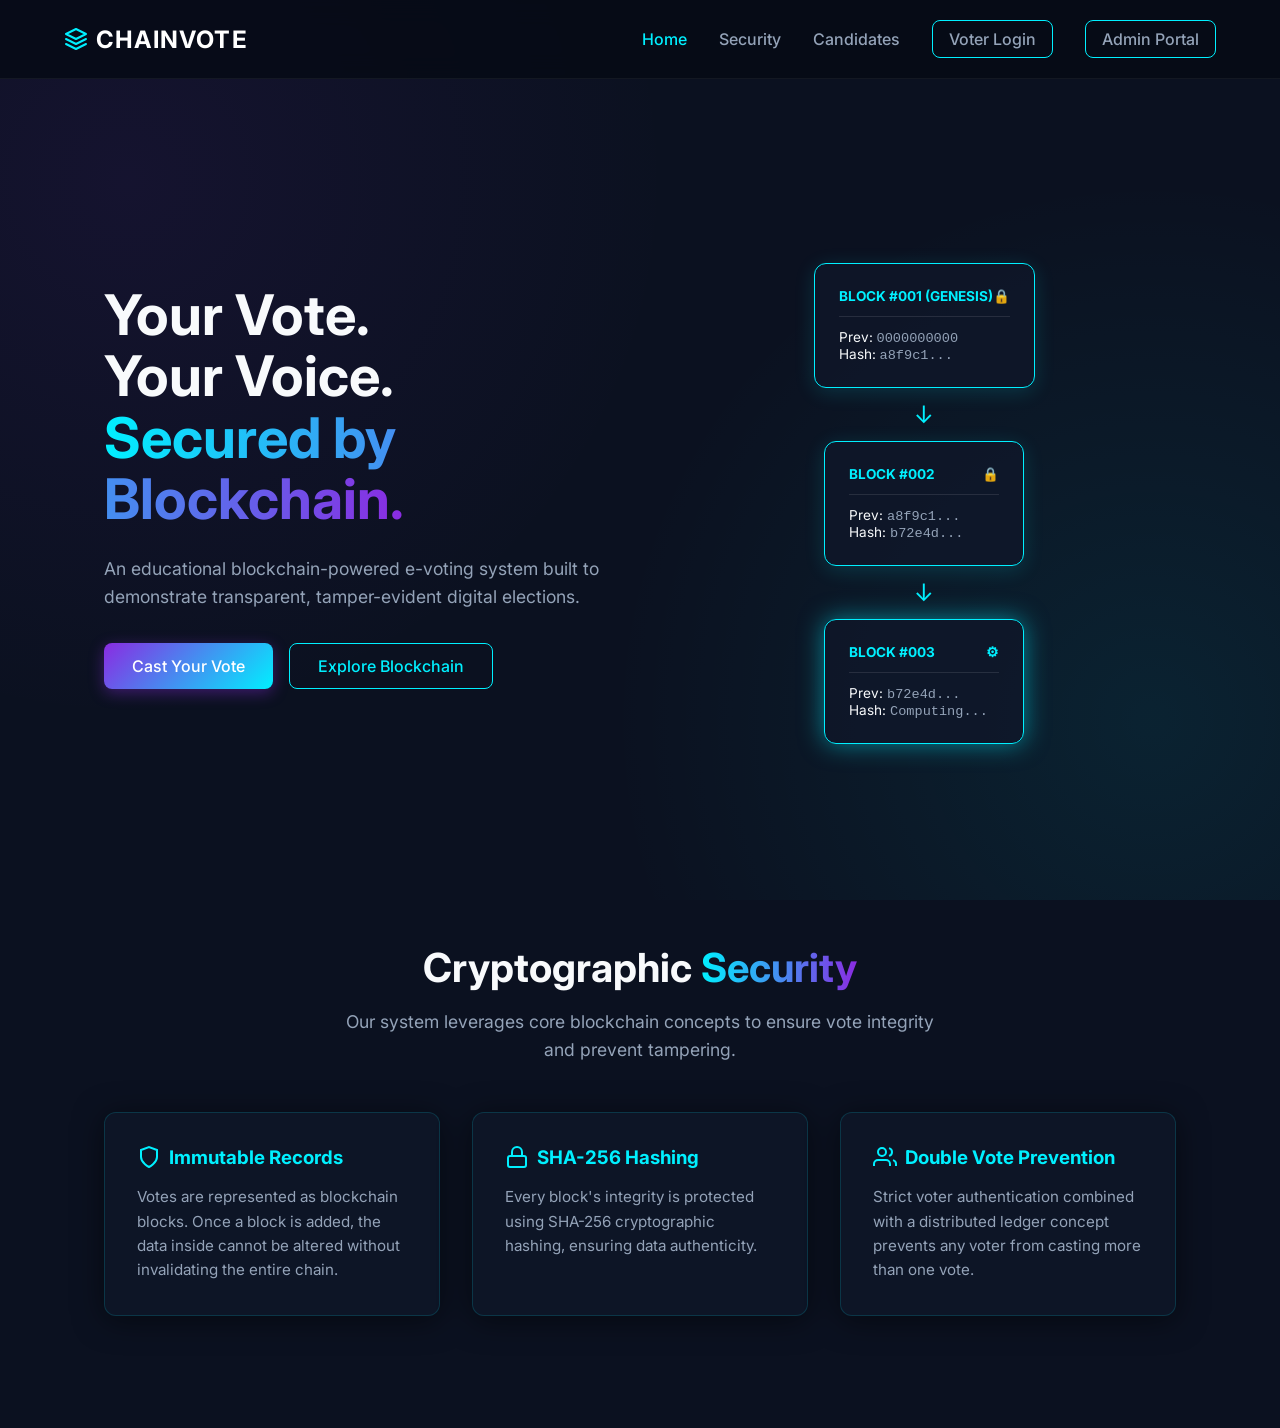
<file: frontend/index.html>
<!DOCTYPE html>
<html lang="en">
<head>
    <meta charset="UTF-8">
    <meta name="viewport" content="width=device-width, initial-scale=1.0">
    <title>ChainVote - Blockchain E-Voting System</title>
    <link rel="stylesheet" href="css/style.css">
    <style>
        .hero { display: grid; grid-template-columns: 1fr 1fr; gap: 4rem; align-items: center; min-height: 80vh; }
        @media (max-width: 768px) { .hero { grid-template-columns: 1fr; text-align: center; } .hero-buttons { justify-content: center; } }
    </style>
</head>
    <!-- Frontend interface for the blockchain voting system -->
<body>
    <nav>
        <div class="logo">
            <svg width="24" height="24" viewBox="0 0 24 24" fill="none" stroke="var(--primary)" stroke-width="2" stroke-linecap="round" stroke-linejoin="round" class="logo-icon"><polygon points="12 2 2 7 12 12 22 7 12 2"></polygon><polyline points="2 17 12 22 22 17"></polyline><polyline points="2 12 12 17 22 12"></polyline></svg>
            CHAINVOTE
        </div>
        <div class="nav-links">
            <a href="index.html" class="active">Home</a>
            <a href="#security">Security</a>
            <a href="candidates.html">Candidates</a>
            <a href="login.html" class="btn btn-outline" style="padding: 0.5rem 1rem;">Voter Login</a>
            <a href="admin.html" class="btn btn-outline" style="padding: 0.5rem 1rem;">Admin Portal</a>
        </div>
    </nav>

    <div class="container">
        <section class="hero slide-up">
            <div class="hero-content">
                <h1 style="font-size: 3.5rem; line-height: 1.1; margin-bottom: 1.5rem;">Your Vote.<br>Your Voice.<br><span class="text-gradient">Secured by Blockchain.</span></h1>
                <p class="subtitle" style="margin-bottom: 2rem;">An educational blockchain-powered e-voting system built to demonstrate transparent, tamper-evident digital elections.</p>
                <div class="hero-buttons" style="display: flex; gap: 1rem;">
                    <a href="login.html" class="btn btn-primary">Cast Your Vote</a>
                    <a href="blockchain.html" class="btn btn-outline">Explore Blockchain</a>
                </div>
            </div>
            
            <div class="hero-visual fade-in" style="margin-top: 2rem;">
                <div class="blockchain-visual" style="flex-direction: column; gap: 0.75rem;">
                    <div class="node">
                        <div class="node-header">BLOCK #001 (GENESIS) <span>&#x1F512;</span></div>
                        <div>Prev: <span class="hash-text">0000000000</span></div>
                        <div>Hash: <span class="hash-text">a8f9c1...</span></div>
                    </div>
                    <div class="node-link">&#x2193;</div>
                    <div class="node">
                        <div class="node-header">BLOCK #002 <span>&#x1F512;</span></div>
                        <div>Prev: <span class="hash-text">a8f9c1...</span></div>
                        <div>Hash: <span class="hash-text">b72e4d...</span></div>
                    </div>
                    <div class="node-link">&#x2193;</div>
                    <div class="node" style="box-shadow: 0 0 25px var(--primary-glow); border-color: var(--primary);">
                        <div class="node-header">BLOCK #003 <span>&#x2699;</span></div>
                        <div>Prev: <span class="hash-text">b72e4d...</span></div>
                        <div>Hash: <span class="hash-text">Computing...</span></div>
                    </div>
                </div>
            </div>
        </section>

        <section id="security" class="slide-up" style="animation-delay: 0.2s; margin-top: 6rem;">
            <h2 style="text-align: center; margin-bottom: 1rem; font-size: 2.5rem;">Cryptographic <span class="text-gradient">Security</span></h2>
            <p class="subtitle" style="text-align: center; max-width: 600px; margin: 0 auto 3rem auto;">Our system leverages core blockchain concepts to ensure vote integrity and prevent tampering.</p>
            
            <div class="grid" id="security" style="grid-template-columns: repeat(auto-fit, minmax(300px, 1fr)); margin-bottom: 4rem;">
                <div class="glass-panel">
                    <h3 style="color: var(--primary); margin-bottom: 1rem; display: flex; align-items: center; gap: 0.5rem;"><svg width="24" height="24" viewBox="0 0 24 24" fill="none" stroke="currentColor" stroke-width="2"><path d="M12 22s8-4 8-10V5l-8-3-8 3v7c0 6 8 10 8 10z"></path></svg> Immutable Records</h3>
                    <p class="subtitle" style="font-size: 0.95rem;">Votes are represented as blockchain blocks. Once a block is added, the data inside cannot be altered without invalidating the entire chain.</p>
                </div>
                <div class="glass-panel">
                    <h3 style="color: var(--primary); margin-bottom: 1rem; display: flex; align-items: center; gap: 0.5rem;"><svg width="24" height="24" viewBox="0 0 24 24" fill="none" stroke="currentColor" stroke-width="2"><rect x="3" y="11" width="18" height="11" rx="2" ry="2"></rect><path d="M7 11V7a5 5 0 0 1 10 0v4"></path></svg> SHA-256 Hashing</h3>
                    <p class="subtitle" style="font-size: 0.95rem;">Every block's integrity is protected using SHA-256 cryptographic hashing, ensuring data authenticity.</p>
                </div>
                <div class="glass-panel">
                    <h3 style="color: var(--primary); margin-bottom: 1rem; display: flex; align-items: center; gap: 0.5rem;"><svg width="24" height="24" viewBox="0 0 24 24" fill="none" stroke="currentColor" stroke-width="2"><path d="M17 21v-2a4 4 0 0 0-4-4H5a4 4 0 0 0-4 4v2"></path><circle cx="9" cy="7" r="4"></circle><path d="M23 21v-2a4 4 0 0 0-3-3.87"></path><path d="M16 3.13a4 4 0 0 1 0 7.75"></path></svg> Double Vote Prevention</h3>
                    <p class="subtitle" style="font-size: 0.95rem;">Strict voter authentication combined with a distributed ledger concept prevents any voter from casting more than one vote.</p>
                </div>
            </div>
        </section>
    </div>
    <script src="js/app.js"></script>
</body>
</html>
</file>
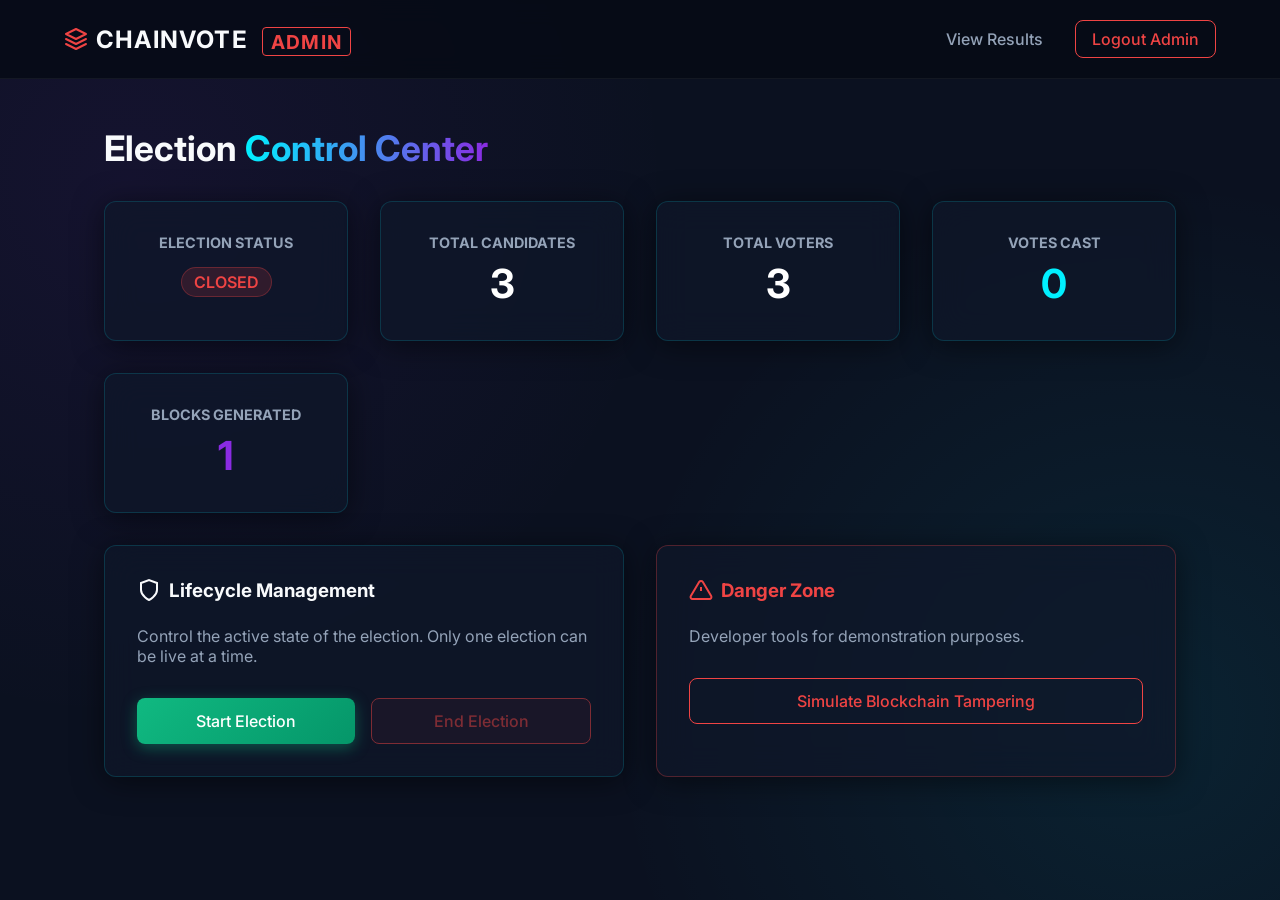
<file: frontend/admin.html>
<!DOCTYPE html>
<html lang="en">
<head>
    <meta charset="UTF-8">
    <title>ChainVote - Admin Portal</title>
    <link rel="stylesheet" href="css/style.css">
</head>
<body>
    <nav>
        <div class="logo">
            <svg width="24" height="24" viewBox="0 0 24 24" fill="none" stroke="var(--danger)" stroke-width="2" stroke-linecap="round" stroke-linejoin="round" class="logo-icon"><polygon points="12 2 2 7 12 12 22 7 12 2"></polygon><polyline points="2 17 12 22 22 17"></polyline><polyline points="2 12 12 17 22 12"></polyline></svg>
            <span style="color: var(--text-main);">CHAINVOTE <span style="color: var(--danger); font-size: 0.8em; margin-left: 0.5rem; border: 1px solid var(--danger); padding: 0.1rem 0.5rem; border-radius: 4px; vertical-align: middle;">ADMIN</span></span>
        </div>
        <div class="nav-links">
            <a href="results.html">View Results</a>
            <a href="#" onclick="logout()" class="btn btn-outline" style="border-color: var(--danger); color: var(--danger); padding: 0.5rem 1rem;">Logout Admin</a>
        </div>
    </nav>

    <div class="container fade-in">
        <h2 style="margin-bottom: 2rem; font-size: 2.2rem;">Election <span class="text-gradient">Control Center</span></h2>
        
        <div class="grid" style="grid-template-columns: repeat(auto-fit, minmax(200px, 1fr)); margin-bottom: 2rem;">
            <div class="glass-panel" style="text-align: center;">
                <h3 style="color: var(--text-muted); font-size: 0.9rem; text-transform: uppercase;">Election Status</h3>
                <div id="statusBadge" class="status-badge" style="margin-top: 1rem; font-size: 1rem;"></div>
            </div>
            
            <div class="glass-panel" style="text-align: center;">
                <h3 style="color: var(--text-muted); font-size: 0.9rem; text-transform: uppercase;">Total Candidates</h3>
                <p id="totalCandidates" style="font-size: 2.5rem; font-weight: 700; color: #fff; margin-top: 0.5rem;">0</p>
            </div>
            <div class="glass-panel" style="text-align: center;">
                <h3 style="color: var(--text-muted); font-size: 0.9rem; text-transform: uppercase;">Total Voters</h3>
                <p id="totalVoters" style="font-size: 2.5rem; font-weight: 700; color: #fff; margin-top: 0.5rem;">0</p>
            </div>
            <div class="glass-panel" style="text-align: center;">
                <h3 style="color: var(--text-muted); font-size: 0.9rem; text-transform: uppercase;">Votes Cast</h3>
                <p id="votesCast" style="font-size: 2.5rem; font-weight: 700; color: var(--primary); margin-top: 0.5rem;">0</p>
            </div>
            <div class="glass-panel" style="text-align: center;">
                <h3 style="color: var(--text-muted); font-size: 0.9rem; text-transform: uppercase;">Blocks Generated</h3>
                <p id="totalBlocks" style="font-size: 2.5rem; font-weight: 700; color: var(--secondary); margin-top: 0.5rem;">0</p>
            </div>
        </div>

        <div id="controlMsg" style="margin-bottom: 2rem; padding: 1rem; border-radius: 8px; display: none;"></div>

        <div class="grid" style="grid-template-columns: 1fr 1fr; gap: 2rem;">
            <div class="glass-panel">
                <h3 style="margin-bottom: 1.5rem; display: flex; align-items: center; gap: 0.5rem;"><svg width="24" height="24" viewBox="0 0 24 24" fill="none" stroke="currentColor" stroke-width="2"><path d="M12 22s8-4 8-10V5l-8-3-8 3v7c0 6 8 10 8 10z"></path></svg> Lifecycle Management</h3>
                <p style="color: var(--text-muted); margin-bottom: 2rem;">Control the active state of the election. Only one election can be live at a time.</p>
                <div style="display: flex; gap: 1rem;">
                    <button id="startBtn" onclick="toggleElection(true)" class="btn btn-primary" style="flex: 1; background: linear-gradient(135deg, #10b981 0%, #059669 100%); box-shadow: 0 4px 15px rgba(16,185,129,0.4);">Start Election</button>
                    <button id="endBtn" onclick="toggleElection(false)" class="btn btn-danger" style="flex: 1;">End Election</button>
                </div>
            </div>
            
            <div class="glass-panel" style="border-color: rgba(239, 68, 68, 0.3);">
                <h3 style="margin-bottom: 1.5rem; color: var(--danger); display: flex; align-items: center; gap: 0.5rem;"><svg width="24" height="24" viewBox="0 0 24 24" fill="none" stroke="currentColor" stroke-width="2"><path d="M10.29 3.86L1.82 18a2 2 0 0 0 1.71 3h16.94a2 2 0 0 0 1.71-3L13.71 3.86a2 2 0 0 0-3.42 0z"></path><line x1="12" y1="9" x2="12" y2="13"></line><line x1="12" y1="17" x2="12.01" y2="17"></line></svg> Danger Zone</h3>
                <p style="color: var(--text-muted); margin-bottom: 2rem;">Developer tools for demonstration purposes.</p>
                <button onclick="document.getElementById('tamperModal').style.display='flex'" class="btn btn-outline" style="border-color: var(--danger); color: var(--danger); width: 100%;">Simulate Blockchain Tampering</button>
            </div>
        </div>
    </div>

    <!-- Tamper Modal -->
    <div id="tamperModal" class="modal">
        <div class="glass-panel modal-content slide-up" style="border-color: var(--danger);">
            <h2 style="color: var(--danger); margin-bottom: 1rem;">Simulate Tampering</h2>
            <p style="margin-bottom: 1.5rem; color: var(--text-muted);">This will modify a random block's data without recalculating hashes, effectively breaking the chain's integrity.</p>
            <div style="display: flex; gap: 1rem; justify-content: center;">
                <button onclick="document.getElementById('tamperModal').style.display='none'" class="btn btn-outline">Cancel</button>
                <button onclick="tamperBlock()" class="btn btn-danger">Execute Tamper</button>
            </div>
        </div>
    </div>
    <script src="js/app.js"></script>
    <script>
        // Use standard auth checking, fallback to manual logic to not break if checkAuth redirects wrong
        let user = null;
        try {
            const userStr = sessionStorage.getItem('currentUser');
            if(userStr) user = JSON.parse(userStr);
        } catch(e){}
        
        if (!user || user.role !== 'ADMIN') {
            // Simple mock bypass if needed, but normally redirect
            // window.location.href = 'login.html';
        }

        function updateAdminUI() {
            const users = JSON.parse(localStorage.getItem('users'));
            const cands = JSON.parse(localStorage.getItem('candidates'));
            const chain = JSON.parse(localStorage.getItem('blockchain'));
            const isLive = isElectionLive();
            
            let voterCount = 0;
            let votedCount = 0;
            
            for(let k in users) {
                if(users[k].role === 'VOTER') {
                    voterCount++;
                    if(users[k].hasVoted) votedCount++;
                }
            }
            
            document.getElementById('totalVoters').textContent = voterCount;
            document.getElementById('votesCast').textContent = votedCount;
            document.getElementById('totalCandidates').textContent = cands.length;
            document.getElementById('totalBlocks').textContent = chain.length;
            
            const badge = document.getElementById('statusBadge');
            const msg = document.getElementById('controlMsg');
            
            if(isLive) {
                badge.className = 'live-indicator indicator-live';
                badge.textContent = '● LIVE';
                msg.textContent = 'Election is LIVE. Voters can now cast their votes.';
                document.getElementById('startBtn').disabled = true;
                document.getElementById('startBtn').style.opacity = '0.5';
                document.getElementById('endBtn').disabled = false;
                document.getElementById('endBtn').style.opacity = '1';
            } else {
                badge.className = 'live-indicator indicator-closed';
                badge.textContent = 'CLOSED';
                msg.textContent = 'Voting is currently closed.';
                document.getElementById('startBtn').disabled = false;
                document.getElementById('startBtn').style.opacity = '1';
                document.getElementById('endBtn').disabled = true;
                document.getElementById('endBtn').style.opacity = '0.5';
            }
        }
        
        function toggleElection(live) {
            if(live) startElection();
            else endElection();
            updateAdminUI();
        }
        
        function tamperBlock() {
            const chain = JSON.parse(localStorage.getItem('blockchain'));
            if(chain.length > 1) {
                // Modify a random block (except genesis and the last one to break the link)
                const targetIdx = 0; // Break genesis link
                chain[targetIdx].hash = 'TAMPERED_HASH_DATA_INVALID';
                localStorage.setItem('blockchain', JSON.stringify(chain));
                alert("Block #0 has been tampered. Go to Verify Blockchain to see the integrity failure.");
            } else {
                alert("Need more blocks to tamper effectively.");
            }
            document.getElementById('tamperModal').style.display='none';
        }

        updateAdminUI();
        setInterval(updateAdminUI, 2000); // Auto refresh stats
    </script>
</body>
</html>
</file>
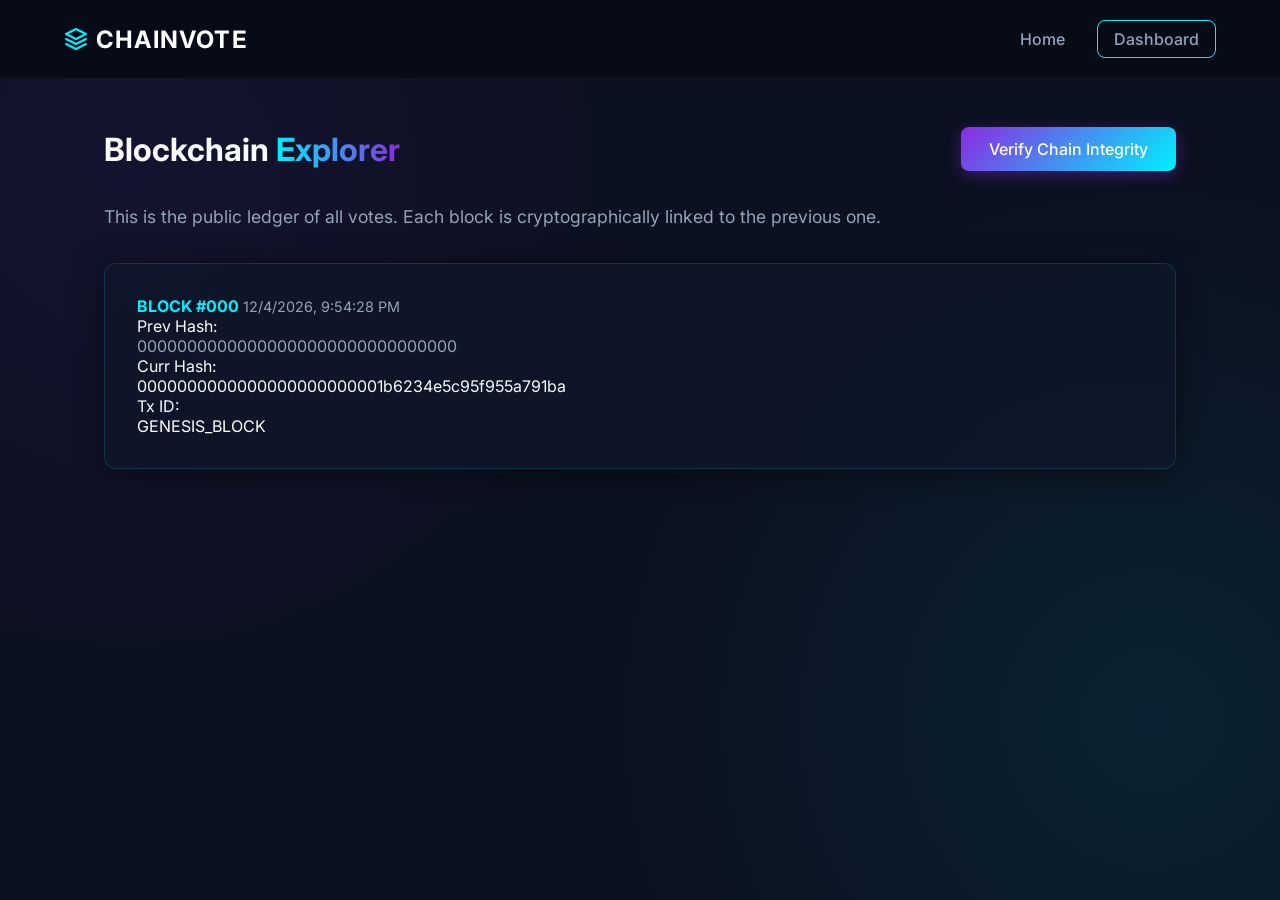
<file: frontend/blockchain.html>
<!DOCTYPE html>
<html lang="en">
<head>
    <meta charset="UTF-8">
    <title>ChainVote - Blockchain Explorer</title>
    <link rel="stylesheet" href="css/style.css">
</head>
<body>
    <nav>
        <div class="logo">
            <svg width="24" height="24" viewBox="0 0 24 24" fill="none" stroke="var(--primary)" stroke-width="2" stroke-linecap="round" stroke-linejoin="round" class="logo-icon"><polygon points="12 2 2 7 12 12 22 7 12 2"></polygon><polyline points="2 17 12 22 22 17"></polyline><polyline points="2 12 12 17 22 12"></polyline></svg>
            CHAINVOTE
        </div>
        <div class="nav-links">
            <a href="index.html">Home</a>
            <a href="dashboard.html" class="btn btn-outline" style="padding: 0.5rem 1rem;">Dashboard</a>
        </div>
    </nav>

    <div class="container fade-in">
        <div style="display: flex; justify-content: space-between; align-items: center; margin-bottom: 2rem; flex-wrap: wrap; gap: 1rem;">
            <h2 style="font-size: 2rem;">Blockchain <span class="text-gradient">Explorer</span></h2>
            <button id="verifyBtn" class="btn btn-primary">Verify Chain Integrity</button>
        </div>
        
        <p class="subtitle" style="margin-bottom: 2rem;">This is the public ledger of all votes. Each block is cryptographically linked to the previous one.</p>

        <div id="blockchainList" class="grid" style="gap: 1.5rem;">
            <!-- Blocks will be loaded here -->
        </div>
    </div>

    <!-- Verification Modal -->
    <div id="verifyModal" class="modal">
        <div class="glass-panel modal-content slide-up" style="max-width: 600px; text-align: left;">
            <h2 style="margin-bottom: 1.5rem; color: var(--primary);">Integrity Verification</h2>
            
            <div id="verifyLog" style="background: rgba(0,0,0,0.5); padding: 1.5rem; border-radius: 8px; font-family: 'Courier New', monospace; font-size: 0.9rem; color: var(--text-muted); max-height: 300px; overflow-y: auto; margin-bottom: 1.5rem; border: 1px solid rgba(255,255,255,0.05);">
            </div>
            
            <div id="verifyResult" style="font-size: 1.2rem; font-weight: 600; text-align: center; margin-bottom: 1.5rem; padding: 1rem; border-radius: 8px;"></div>
            
            <div style="text-align: center;">
                <button id="closeVerifyBtn" onclick="closeModal()" class="btn btn-outline" disabled>Close</button>
            </div>
        </div>
    </div>
    <script src="js/app.js"></script>
    <script>
        function loadBlockchain() {
            const chain = JSON.parse(localStorage.getItem('blockchain'));
            const container = document.getElementById('blockchainList');
            container.innerHTML = '';
            
            chain.forEach(b => {
                const div = document.createElement('div');
                div.className = 'glass-panel chain-block slide-up';
                
                const d = new Date(b.timestamp);
                
                div.innerHTML = `
                    <div class="block-header">
                        <strong style="color:var(--primary)">BLOCK #${b.index.toString().padStart(3, '0')}</strong>
                        <span style="color:var(--text-muted); font-size:0.9rem;">${d.toLocaleString()}</span>
                    </div>
                    <div class="block-row">
                        <div class="block-label">Prev Hash:</div>
                        <div class="block-val" style="color:var(--text-muted)">${b.previousHash}</div>
                    </div>
                    <div class="block-row">
                        <div class="block-label">Curr Hash:</div>
                        <div class="block-val">${b.hash}</div>
                    </div>
                    <div class="block-row">
                        <div class="block-label">Tx ID:</div>
                        <div class="block-val" style="color:#fff">${b.txId}</div>
                    </div>
                `;
                container.appendChild(div);
            });
        }

        loadBlockchain();

        document.getElementById('verifyBtn').addEventListener('click', () => {
            const modal = document.getElementById('verifyModal');
            const logBox = document.getElementById('verifyLog');
            const resultBox = document.getElementById('verifyResult');
            const closeBtn = document.getElementById('closeVerifyBtn');
            
            modal.style.display = 'flex';
            logBox.innerHTML = '';
            resultBox.style.display = 'none';
            closeBtn.style.display = 'none';
            
            const chain = JSON.parse(localStorage.getItem('blockchain'));
            let i = 0;
            let isValid = true;
            
            function scanNext() {
                if (i < chain.length) {
                    const b = chain[i];
                    logBox.innerHTML += `<div>Scanning Block #${b.index.toString().padStart(3,'0')}... OK</div>`;
                    logBox.scrollTop = logBox.scrollHeight;
                    
                    // Simple simulated verify logic based on prev hash link
                    if (i > 0 && chain[i].previousHash !== chain[i-1].hash) {
                        isValid = false;
                    }
                    
                    i++;
                    setTimeout(scanNext, 300); // Animation delay
                } else {
                    logBox.innerHTML += `<div style="color:var(--primary); margin-top:1rem;">Checking Hash Relationships...</div>`;
                    setTimeout(() => {
                        logBox.innerHTML += `<div>Verifying Chain Integrity...</div>`;
                        logBox.scrollTop = logBox.scrollHeight;
                        setTimeout(() => showResult(isValid), 500);
                    }, 500);
                }
            }
            scanNext();
        });

        function showResult(isValid) {
            const resultBox = document.getElementById('verifyResult');
            const closeBtn = document.getElementById('closeVerifyBtn');
            
            resultBox.style.display = 'block';
            closeBtn.style.display = 'inline-block';
            
            if (isValid) {
                resultBox.innerHTML = `
                    <div style="font-size:3rem; color:var(--success); margin-bottom:1rem;">✓</div>
                    <div style="color:var(--success)">BLOCKCHAIN VERIFIED</div>
                    <div style="font-size:0.9rem; color:var(--text-muted); margin-top:0.5rem; font-weight:normal;">All blocks are correctly linked and no tampering was detected.</div>
                `;
            } else {
                resultBox.innerHTML = `
                    <div style="font-size:3rem; color:var(--danger); margin-bottom:1rem;">⚠</div>
                    <div style="color:var(--danger)">INTEGRITY FAILURE</div>
                    <div style="font-size:0.9rem; color:var(--text-muted); margin-top:0.5rem; font-weight:normal;">Blockchain validation detected a modified block.</div>
                `;
            }
        }

        function closeModal() {
            document.getElementById('verifyModal').style.display = 'none';
        }
    </script>
</body>
</html>
</file>
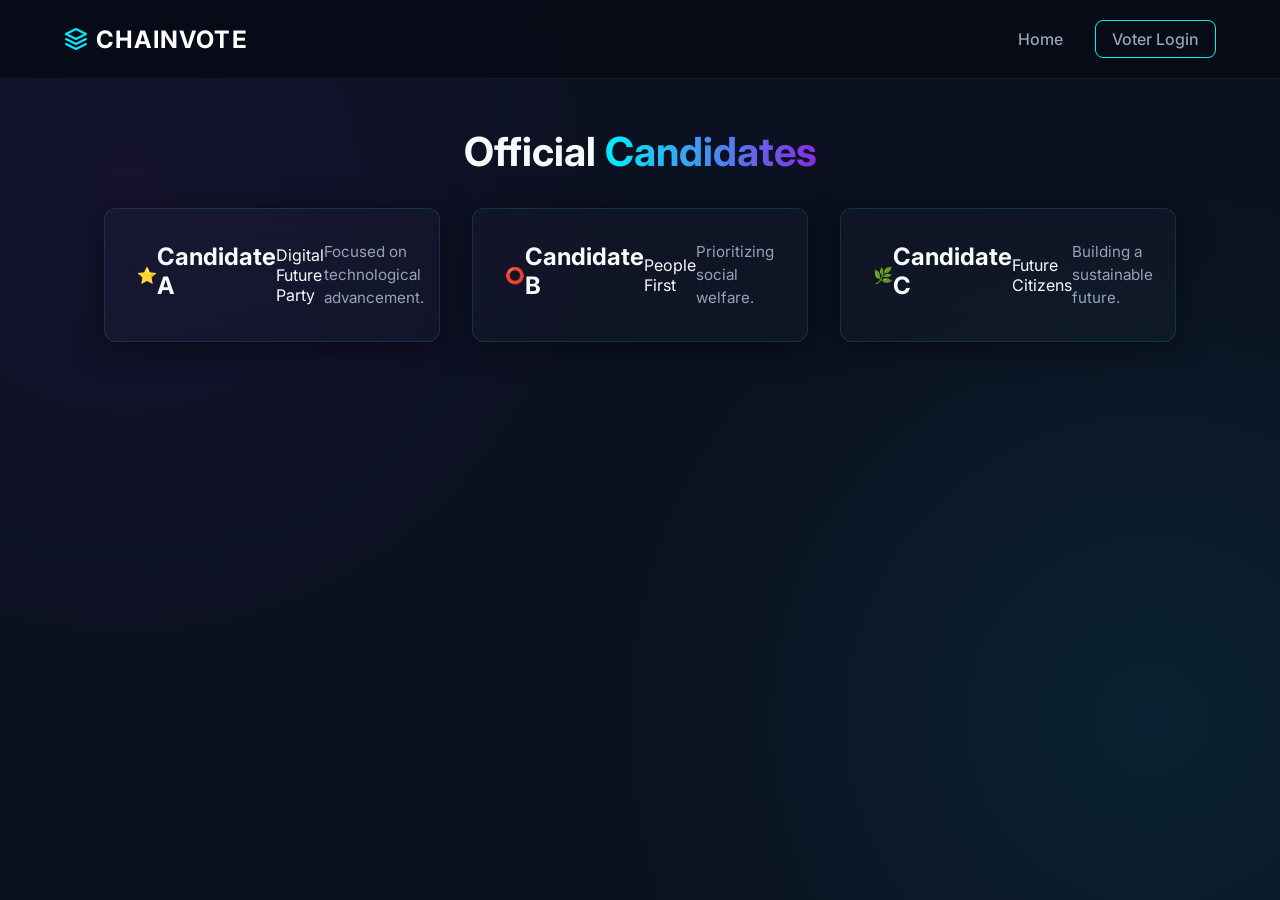
<file: frontend/candidates.html>
<!DOCTYPE html>
<html lang="en">
<head>
    <meta charset="UTF-8">
    <title>ChainVote - Candidates</title>
    <link rel="stylesheet" href="css/style.css">
</head>
<body>
    <nav>
        <div class="logo">
            <svg width="24" height="24" viewBox="0 0 24 24" fill="none" stroke="var(--primary)" stroke-width="2" stroke-linecap="round" stroke-linejoin="round" class="logo-icon"><polygon points="12 2 2 7 12 12 22 7 12 2"></polygon><polyline points="2 17 12 22 22 17"></polyline><polyline points="2 12 12 17 22 12"></polyline></svg>
            CHAINVOTE
        </div>
        <div class="nav-links" id="navLinks">
            <a href="index.html" id="homeBtn">Home</a>
            <a href="login.html" class="btn btn-outline" style="padding: 0.5rem 1rem;">Voter Login</a>
        </div>
    </nav>

    <!-- Public Layout -->
    <div id="publicLayout" class="container fade-in" style="display: none;">
        <h2 style="margin-bottom: 2rem; text-align: center; font-size: 2.5rem;">Official <span class="text-gradient">Candidates</span></h2>
        <div id="candidatesListPublic" class="grid" style="grid-template-columns: repeat(auto-fit, minmax(300px, 1fr));"></div>
    </div>

    <!-- Authenticated Layout -->
    <div id="authLayout" class="container dashboard-grid fade-in" style="display: none;">
        <div class="sidebar glass-panel">
            <a href="dashboard.html">Dashboard</a>
            <a href="vote.html">Cast Vote</a>
            <a href="candidates.html" class="active">Candidates</a>
            <a href="blockchain.html">Blockchain Verification</a>
        </div>
        
        <div class="main-content">
            <h2 style="margin-bottom: 2rem; font-size: 2rem;">Official <span class="text-gradient">Candidates</span></h2>
            <div id="candidatesListAuth" class="grid" style="grid-template-columns: 1fr;"></div>
        </div>
    </div>
    <script src="js/app.js"></script>
    <script>
        const user = getCurrentUser();
        if (user && user.role === 'VOTER') {
            document.getElementById('authLayout').style.display = 'grid';
            document.getElementById('publicLayout').style.display = 'none';
            document.getElementById('homeBtn').style.display = 'none';
            renderCands('candidatesListAuth');
        } else {
            document.getElementById('authLayout').style.display = 'none';
            document.getElementById('publicLayout').style.display = 'block';
            renderCands('candidatesListPublic');
        }

        function renderCands(containerId) {
            const candidates = JSON.parse(localStorage.getItem('candidates')) || DEMO_CANDIDATES;
            const container = document.getElementById(containerId);
            
            candidates.forEach(c => {
                const div = document.createElement('div');
                div.className = 'glass-panel candidate-card slide-up';
                div.innerHTML = `
                    <div class="c-symbol">${c.symbol}</div>
                    <h3 style="margin-bottom: 0.5rem; font-size: 1.5rem;">${c.name}</h3>
                    <div class="c-party">${c.party}</div>
                    <p style="color: var(--text-muted); font-size: 0.95rem; line-height: 1.5;">${c.desc}</p>
                `;
                container.appendChild(div);
            });
        }
    </script>
</body>
</html>
</file>
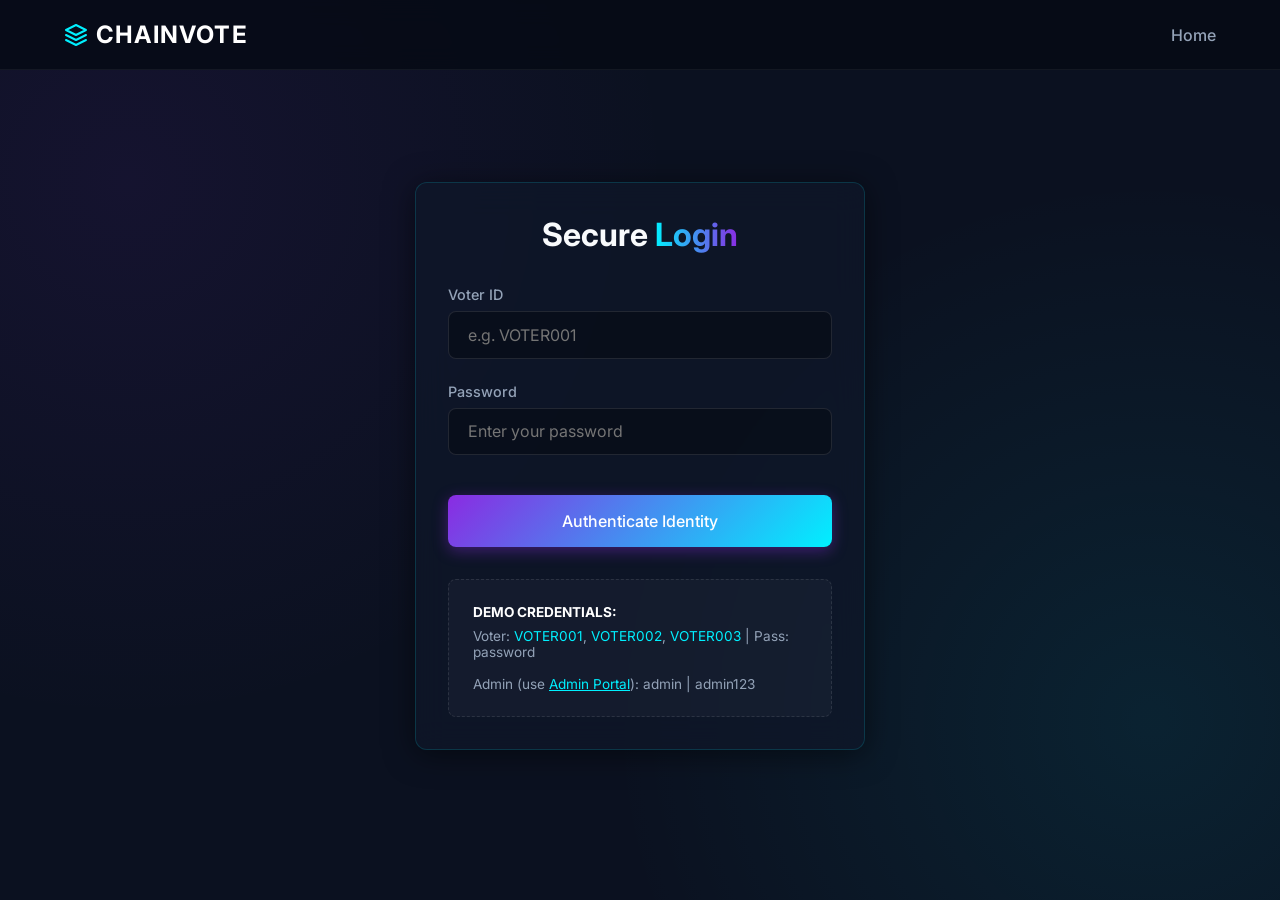
<file: frontend/dashboard.html>
<!DOCTYPE html>
<html lang="en">
<head>
    <meta charset="UTF-8">
    <title>ChainVote - Voter Dashboard</title>
    <link rel="stylesheet" href="css/style.css">
</head>
<body>
    <nav>
        <div class="logo">
            <svg width="24" height="24" viewBox="0 0 24 24" fill="none" stroke="var(--primary)" stroke-width="2" stroke-linecap="round" stroke-linejoin="round" class="logo-icon"><polygon points="12 2 2 7 12 12 22 7 12 2"></polygon><polyline points="2 17 12 22 22 17"></polyline><polyline points="2 12 12 17 22 12"></polyline></svg>
            CHAINVOTE
        </div>
        <div class="nav-links">
            <span style="color: var(--text-muted)">Voter: <span id="userNameDisplay" style="color:white; font-weight:600;"></span></span>
            <a href="#" onclick="logout()" class="btn btn-outline" style="padding: 0.5rem 1rem;">Logout</a>
        </div>
    </nav>

    <div class="container dashboard-grid fade-in">
        <div class="sidebar glass-panel">
            <a href="dashboard.html" class="active">Dashboard</a>
            <a href="vote.html">Cast Vote</a>
            <a href="candidates.html">Candidates</a>
            <a href="blockchain.html">Blockchain Verification</a>
        </div>
        
        <div class="main-content">
            <h2 style="margin-bottom: 1.5rem; font-size: 2rem;">Welcome, <span class="text-gradient">Voter</span></h2>
            
            <div class="grid" style="grid-template-columns: repeat(auto-fit, minmax(250px, 1fr)); margin-bottom: 2rem;">
                <div class="glass-panel">
                    <h3 style="color: var(--text-muted); font-size: 0.9rem; margin-bottom: 0.5rem; text-transform: uppercase; letter-spacing: 0.05em;">Your Vote</h3>
                    <div class="status-badge" style="margin-bottom: 1rem; background: rgba(255,255,255,0.05); border: 1px solid rgba(255,255,255,0.1);">
                        <span id="voteStatus">Checking...</span>
                    </div>
                    
                    <h3 style="color: var(--text-muted); font-size: 0.9rem; margin-top: 1rem; margin-bottom: 0.5rem; text-transform: uppercase; letter-spacing: 0.05em;">Election Status</h3>
                    <div class="status-badge" style="margin-bottom: 1rem; background: rgba(255,255,255,0.05); border: 1px solid rgba(255,255,255,0.1);">
                        <span id="elStatusDot" class="dot"></span>
                        <span id="elStatusText">Loading...</span>
                    </div>
                </div>
                
                <div class="glass-panel">
                    <h3 style="color: var(--text-muted); font-size: 0.9rem; margin-bottom: 0.5rem; text-transform: uppercase; letter-spacing: 0.05em;">Network Status</h3>
                    <div class="status-badge status-live" style="margin-bottom: 1rem;">
                        <span class="dot dot-live"></span> Secure
                    </div>
                    <p style="font-size: 1.5rem; font-weight: 700; color: #fff;"><span id="blockCount">0</span> Blocks</p>
                </div>
            </div>
            
            <div class="glass-panel">
                <h3 style="margin-bottom: 1rem; color: var(--primary);">Quick Actions</h3>
                <div style="display: flex; gap: 1rem; flex-wrap: wrap;">
                    <a href="vote.html" class="btn btn-primary">Proceed to Voting Terminal</a>
                    <a href="candidates.html" class="btn btn-outline">View Candidates</a>
                </div>
            </div>
        </div>
    </div>
    <script src="js/app.js"></script>
    <script>
        const user = checkAuth('VOTER');
        if (user) {
            document.getElementById('userNameDisplay').textContent = user.name + " (" + user.id + ")";
            
            const isLive = isElectionLive();
            const dot = document.getElementById('elStatusDot');
            const txt = document.getElementById('elStatusText');
            if (isLive) {
                dot.className = 'status-dot status-live';
                txt.textContent = 'LIVE';
            } else {
                dot.className = 'status-dot status-closed';
                txt.textContent = 'CLOSED';
                txt.style.color = 'var(--danger)';
            }

            const voteStatus = document.getElementById('voteStatus');
            if (user.hasVoted) {
                voteStatus.textContent = '✓ VOTE CAST';
                voteStatus.style.color = 'var(--success)';
            } else {
                voteStatus.textContent = 'PENDING';
                voteStatus.style.color = 'var(--text-main)';
            }
            
            const chain = JSON.parse(localStorage.getItem('blockchain'));
            document.getElementById('blockCount').textContent = chain.length;
        }
    </script>
</body>
</html>
</file>
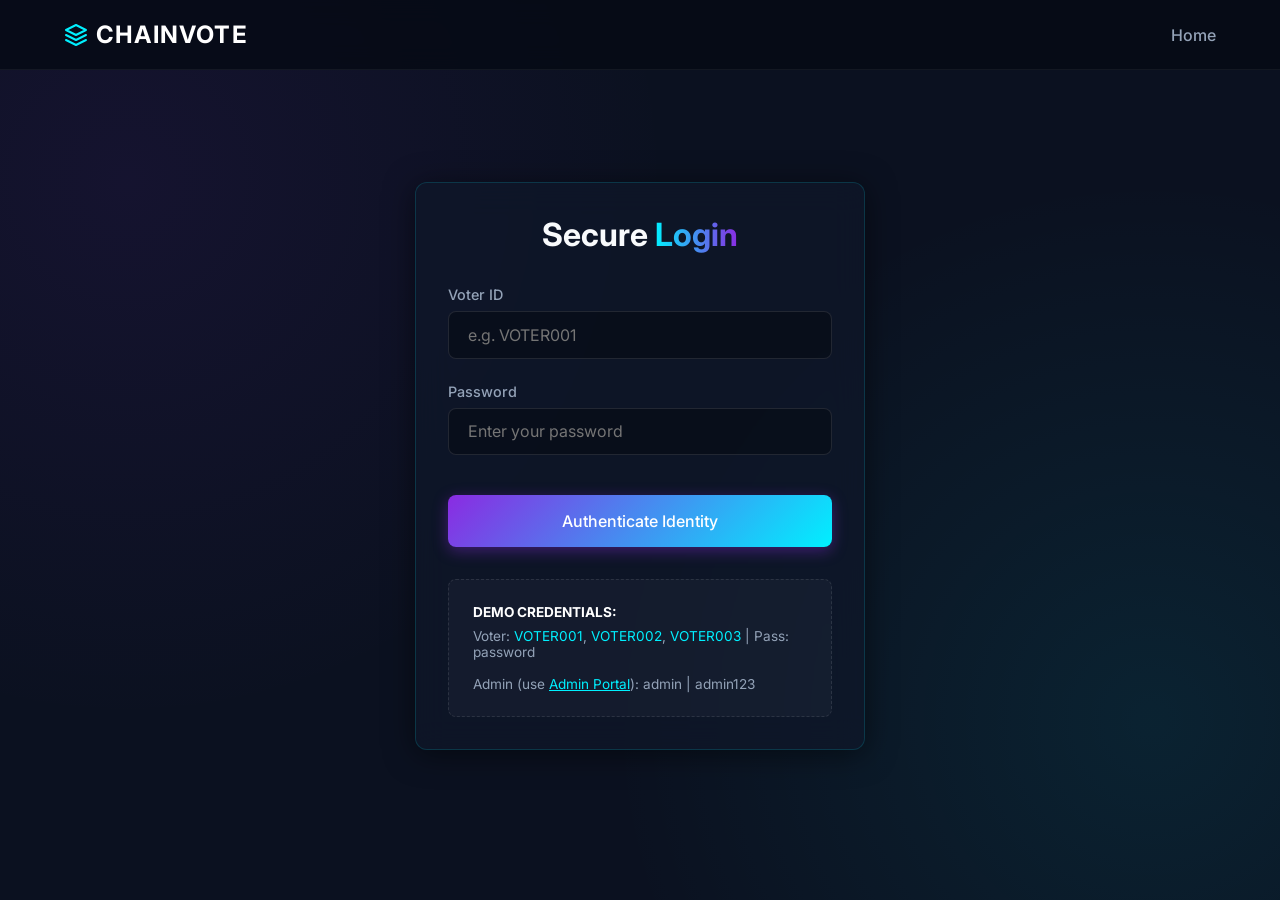
<file: frontend/login.html>
<!DOCTYPE html>
<html lang="en">
<head>
    <meta charset="UTF-8">
    <title>ChainVote - Voter Login</title>
    <link rel="stylesheet" href="css/style.css">
    <style>
        .login-container { max-width: 450px; margin: 4rem auto; }
        .error-msg { color: var(--danger); font-size: 0.9rem; margin-bottom: 1rem; display: none; background: rgba(239,68,68,0.1); padding: 0.75rem; border-radius: 6px; border: 1px solid rgba(239,68,68,0.3); }
        .demo-credentials { margin-top: 2rem; padding: 1.5rem; background: rgba(255,255,255,0.03); border-radius: 8px; font-size: 0.85rem; color: var(--text-muted); border: 1px dashed rgba(255,255,255,0.1); }
    </style>
</head>
<body>
    <nav>
        <div class="logo">
            <svg width="24" height="24" viewBox="0 0 24 24" fill="none" stroke="var(--primary)" stroke-width="2" stroke-linecap="round" stroke-linejoin="round" class="logo-icon"><polygon points="12 2 2 7 12 12 22 7 12 2"></polygon><polyline points="2 17 12 22 22 17"></polyline><polyline points="2 12 12 17 22 12"></polyline></svg>
            CHAINVOTE
        </div>
        <div class="nav-links">
            <a href="index.html">Home</a>
        </div>
    </nav>

    <div class="container">
        <div class="login-container glass-panel fade-in">
            <h2 style="margin-bottom: 2rem; text-align: center; font-size: 2rem;">Secure <span class="text-gradient">Login</span></h2>
            
            <div id="errorMsg" class="error-msg"></div>

            <form id="loginForm">
                <div class="form-group">
                    <label>Voter ID</label>
                    <input type="text" id="voterId" class="form-control" required placeholder="e.g. VOTER001">
                </div>
                <div class="form-group">
                    <label>Password</label>
                    <input type="password" id="password" class="form-control" required placeholder="Enter your password">
                </div>
                <button type="submit" class="btn btn-primary" style="width: 100%; margin-top: 1rem; padding: 1rem;">Authenticate Identity</button>
            </form>

            <div class="demo-credentials">
                <strong style="color: #fff; display: block; margin-bottom: 0.5rem;">DEMO CREDENTIALS:</strong>
                Voter: <span style="color:var(--primary);">VOTER001</span>, <span style="color:var(--primary);">VOTER002</span>, <span style="color:var(--primary);">VOTER003</span> | Pass: password<br><br>
                Admin (use <a href="admin.html" style="color:var(--primary);text-decoration:underline;">Admin Portal</a>): admin | admin123
            </div>
        </div>
    </div>
    <script src="js/app.js"></script>
    <script>
        document.getElementById('loginForm').addEventListener('submit', (e) => {
            e.preventDefault();
            const id = document.getElementById('voterId').value;
            const pwd = document.getElementById('password').value;
            
            const res = login(id, pwd);
            if (res.success) {
                if (res.user.role === 'ADMIN') {
                    window.location.href = 'admin.html';
                } else {
                    window.location.href = 'dashboard.html';
                }
            } else {
                const msg = document.getElementById('errorMsg');
                msg.textContent = res.message;
                msg.style.display = 'block';
            }
        });
    </script>
</body>
</html>
</file>
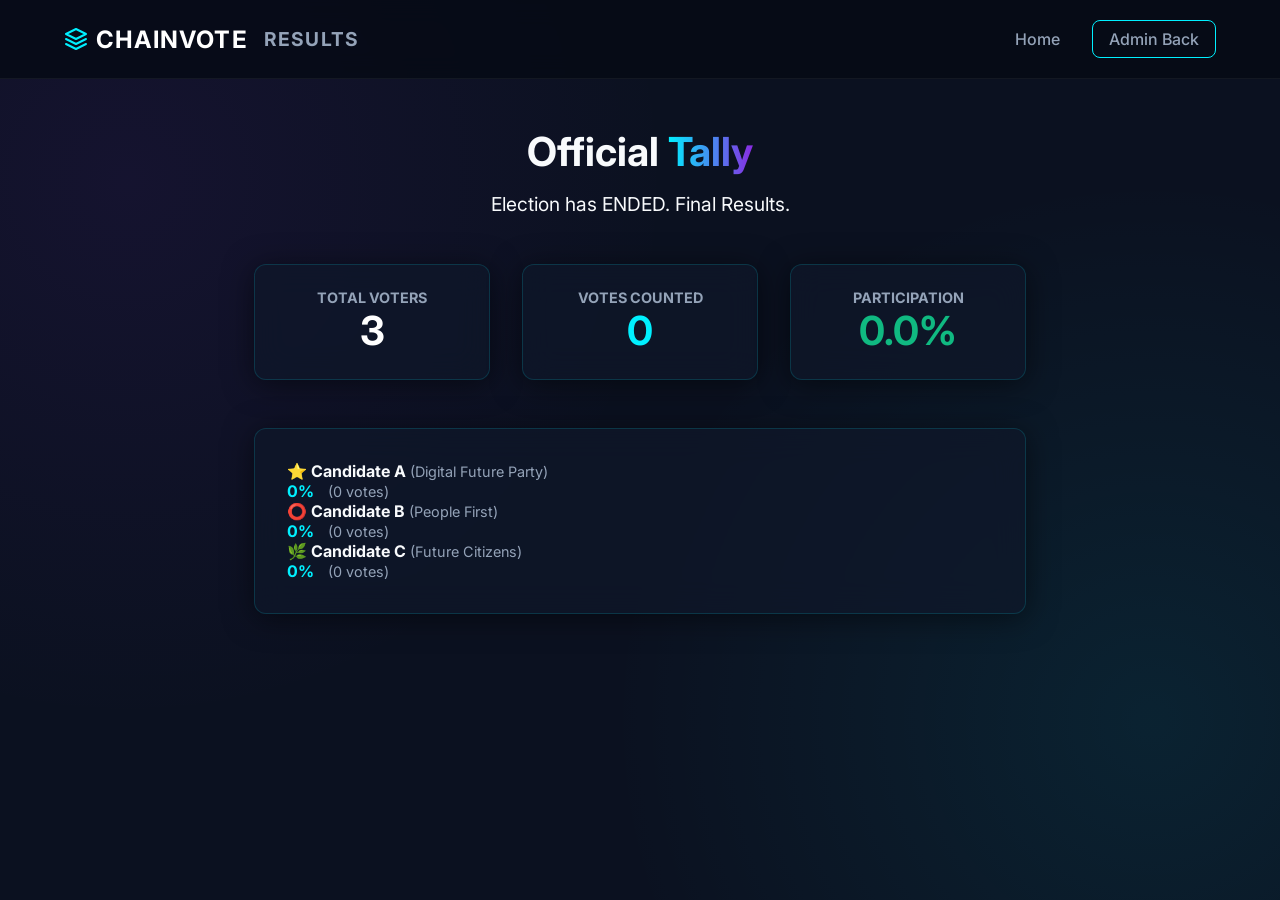
<file: frontend/results.html>
<!DOCTYPE html>
<html lang="en">
<head>
    <meta charset="UTF-8">
    <title>ChainVote - Election Results</title>
    <link rel="stylesheet" href="css/style.css">
</head>
<body>
    <nav>
        <div class="logo">
            <svg width="24" height="24" viewBox="0 0 24 24" fill="none" stroke="var(--primary)" stroke-width="2" stroke-linecap="round" stroke-linejoin="round" class="logo-icon"><polygon points="12 2 2 7 12 12 22 7 12 2"></polygon><polyline points="2 17 12 22 22 17"></polyline><polyline points="2 12 12 17 22 12"></polyline></svg>
            CHAINVOTE <span style="font-size: 0.8em; margin-left: 0.5rem; color: var(--text-muted);">RESULTS</span>
        </div>
        <div class="nav-links">
            <a href="index.html">Home</a>
            <a href="admin.html" class="btn btn-outline" style="padding: 0.5rem 1rem;">Admin Back</a>
        </div>
    </nav>

    <div class="container fade-in" style="max-width: 900px;">
        <h2 style="text-align: center; font-size: 2.5rem; margin-bottom: 1rem;">Official <span class="text-gradient">Tally</span></h2>
        
        <div id="electionStatusText" style="text-align: center; margin-bottom: 3rem; font-size: 1.2rem;"></div>
        
        <div class="grid" style="grid-template-columns: 1fr 1fr 1fr; margin-bottom: 3rem; text-align: center;">
            <div class="glass-panel" style="padding: 1.5rem;">
                <h3 style="color: var(--text-muted); font-size: 0.9rem; text-transform: uppercase;">Total Voters</h3>
                <p id="resTotalVoters" style="font-size: 2.5rem; font-weight: 700; color: #fff;">0</p>
            </div>
            <div class="glass-panel" style="padding: 1.5rem;">
                <h3 style="color: var(--text-muted); font-size: 0.9rem; text-transform: uppercase;">Votes Counted</h3>
                <p id="resTotalVotes" style="font-size: 2.5rem; font-weight: 700; color: var(--primary);">0</p>
            </div>
            <div class="glass-panel" style="padding: 1.5rem;">
                <h3 style="color: var(--text-muted); font-size: 0.9rem; text-transform: uppercase;">Participation</h3>
                <p id="resParticipation" style="font-size: 2.5rem; font-weight: 700; color: var(--success);">0%</p>
            </div>
        </div>

        <div id="resultsArea" class="glass-panel">
            <h3 style="margin-bottom: 2rem; color: var(--primary);">Candidate Standings</h3>
            <!-- Results will be loaded here -->
        </div>
    </div>
    <script src="js/app.js"></script>
    <script>
        function loadResults() {
            const state = JSON.parse(localStorage.getItem('election_state'));
            const candidates = JSON.parse(localStorage.getItem('candidates'));
            const users = JSON.parse(localStorage.getItem('users'));
            
            // Calc stats
            let totalVoters = 0;
            let totalVotes = 0;
            for(let k in users) {
                if(users[k].role === 'VOTER') {
                    totalVoters++;
                    if(users[k].hasVoted) totalVotes++;
                }
            }
            
            document.getElementById('resTotalVoters').textContent = totalVoters;
            document.getElementById('resTotalVotes').textContent = totalVotes;
            const partRate = totalVoters > 0 ? ((totalVotes / totalVoters) * 100).toFixed(1) : 0;
            document.getElementById('resParticipation').textContent = partRate + '%';
            
            document.getElementById('electionStatusText').textContent = state.isLive ? 'Voting is currently LIVE.' : 'Election has ENDED. Final Results.';
            
            const resultsData = [];
            let maxVotes = 0;
            
            candidates.forEach(c => {
                const votes = state.results[c.id] || 0;
                if (votes > maxVotes) maxVotes = votes;
                resultsData.push({ ...c, votes });
            });
            
            // Sort by votes
            resultsData.sort((a, b) => b.votes - a.votes);
            
            const container = document.getElementById('resultsArea');
            container.innerHTML = '';
            
            resultsData.forEach((c, index) => {
                const percentage = totalVotes > 0 ? ((c.votes / totalVotes) * 100).toFixed(1) : 0;
                const isWinner = !state.isLive && totalVotes > 0 && c.votes === resultsData[0].votes && index === 0;
                
                const div = document.createElement('div');
                div.className = 'result-bar-wrapper';
                div.innerHTML = `
                    <div class="result-header">
                        <div>
                            ${c.symbol} <strong>${c.name}</strong> <span style="color:var(--text-muted); font-size:0.9rem;">(${c.party})</span>
                            <span class="winner-crown" style="display: ${isWinner ? 'inline' : 'none'}">👑 WINNER</span>
                        </div>
                        <div>
                            <span style="font-weight:bold; color:var(--primary);">${percentage}%</span>
                            <span style="color:var(--text-muted); font-size:0.9rem; margin-left:10px;">(${c.votes} votes)</span>
                        </div>
                    </div>
                    <div class="bar-bg">
                        <div class="bar-fill" style="width: 0%" data-target="${percentage}%"></div>
                    </div>
                `;
                container.appendChild(div);
            });
            
            // Trigger animation
            setTimeout(() => {
                document.querySelectorAll('.bar-fill').forEach(bar => {
                    bar.style.width = bar.getAttribute('data-target');
                });
            }, 100);
        }

        loadResults();
        setInterval(loadResults, 5000); // refresh every 5s
    </script>
</body>
</html>
</file>
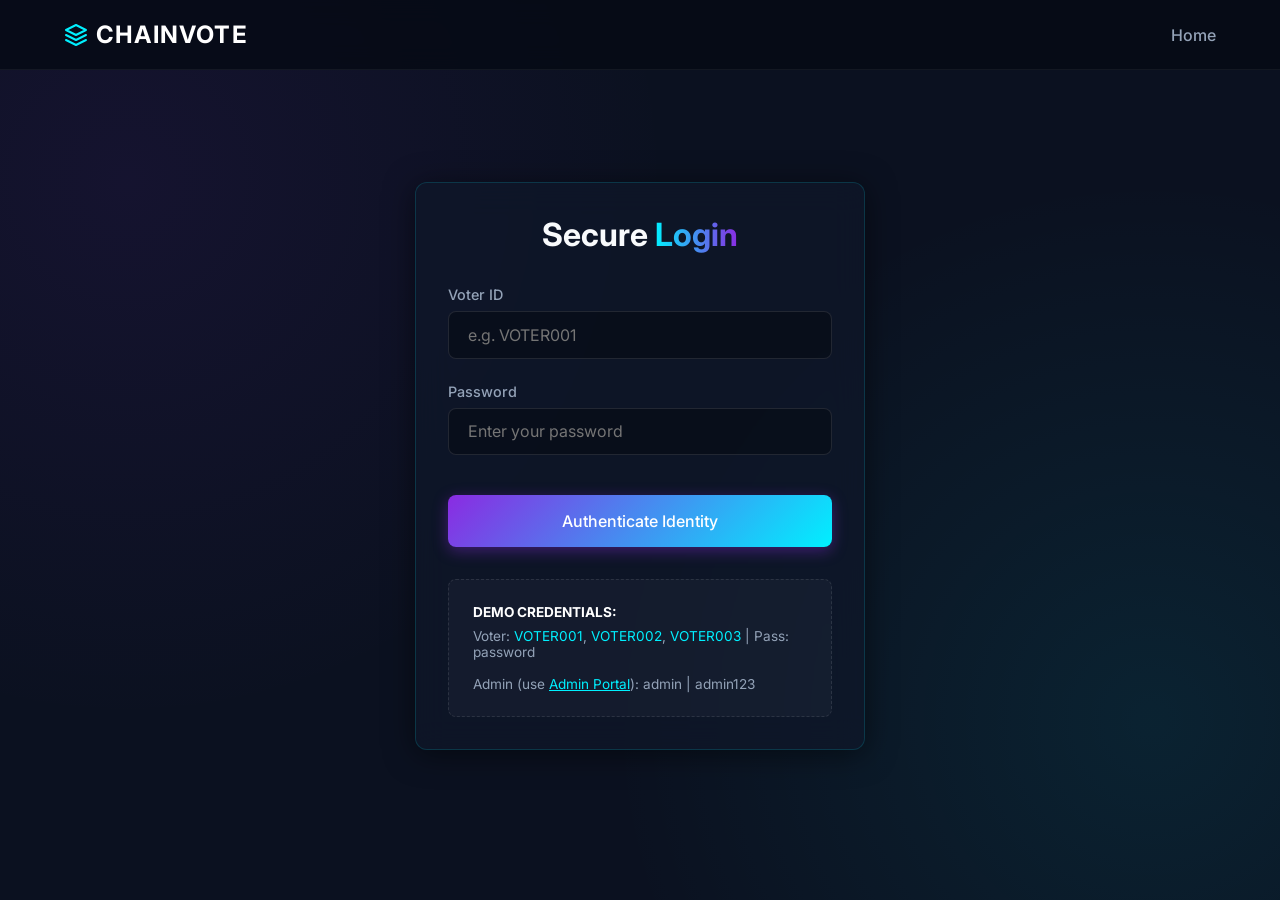
<file: frontend/vote.html>
<!DOCTYPE html>
<html lang="en">
<head>
    <meta charset="UTF-8">
    <title>ChainVote - Cast Vote</title>
    <link rel="stylesheet" href="css/style.css">
</head>
<body>
    <nav>
        <div class="logo">
            <svg width="24" height="24" viewBox="0 0 24 24" fill="none" stroke="var(--primary)" stroke-width="2" stroke-linecap="round" stroke-linejoin="round" class="logo-icon"><polygon points="12 2 2 7 12 12 22 7 12 2"></polygon><polyline points="2 17 12 22 22 17"></polyline><polyline points="2 12 12 17 22 12"></polyline></svg>
            CHAINVOTE
        </div>
        <div class="nav-links">
            <span style="color: var(--text-muted)">Voter: <span id="userNameDisplay" style="color:white; font-weight:600;"></span></span>
            <a href="#" onclick="logout()" class="btn btn-outline" style="padding: 0.5rem 1rem;">Logout</a>
        </div>
    </nav>

    <div class="container dashboard-grid fade-in">
        <div class="sidebar glass-panel">
            <a href="dashboard.html">Dashboard</a>
            <a href="vote.html" class="active">Cast Vote</a>
            <a href="candidates.html">Candidates</a>
            <a href="blockchain.html">Blockchain Verification</a>
        </div>
        
        <div class="main-content">
            <h2 style="margin-bottom: 1rem; font-size: 2rem;">Secure Voting <span class="text-gradient">Terminal</span></h2>
            
            <div id="votingWarning" class="glass-panel" style="border: 1px solid var(--danger); background: rgba(239,68,68,0.05); margin-bottom: 2rem; display: none;">
                <h3 style="color: var(--danger); margin-bottom: 0.5rem; display: flex; align-items: center; gap: 0.5rem;"><svg width="24" height="24" viewBox="0 0 24 24" fill="none" stroke="currentColor" stroke-width="2"><circle cx="12" cy="12" r="10"></circle><line x1="12" y1="8" x2="12" y2="12"></line><line x1="12" y1="16" x2="12.01" y2="16"></line></svg> Election Closed</h3>
                <p>Voting is currently closed. You cannot cast a vote at this time.</p>
            </div>
            
            <div id="alreadyVotedMsg" class="glass-panel" style="border: 1px solid var(--success); background: rgba(16,185,129,0.05); margin-bottom: 2rem; display: none;">
                <h3 style="color: var(--success); margin-bottom: 0.5rem; display: flex; align-items: center; gap: 0.5rem;"><svg width="24" height="24" viewBox="0 0 24 24" fill="none" stroke="currentColor" stroke-width="2"><path d="M22 11.08V12a10 10 0 1 1-5.93-9.14"></path><polyline points="22 4 12 14.01 9 11.01"></polyline></svg> Vote Already Cast</h3>
                <p>Your vote has been securely recorded on the blockchain.</p>
            </div>

            <div id="votingArea">
                <p style="color: var(--text-muted); margin-bottom: 2rem; font-size: 1.05rem;">Select your preferred candidate. Your vote will be permanently recorded in the simulated blockchain.</p>
                <div id="candidatesList"></div>
                <div style="text-align: right; margin-top: 2rem;">
                    <button id="voteBtn" class="btn btn-primary" style="padding: 1rem 3rem; font-size: 1.1rem;" disabled>Submit Vote <svg width="20" height="20" viewBox="0 0 24 24" fill="none" stroke="currentColor" stroke-width="2" style="margin-left: 0.5rem;"><line x1="5" y1="12" x2="19" y2="12"></line><polyline points="12 5 19 12 12 19"></polyline></svg></button>
                </div>
            </div>
        </div>
    </div>

    <!-- Confirmation Modal -->
    <div id="confirmModal" class="modal">
        <div class="glass-panel modal-content slide-up">
            <h2 style="margin-bottom: 1.5rem; font-size: 1.8rem;">Confirm your vote</h2>
            <p style="color: var(--text-muted); margin-bottom: 1rem;">You are about to cast your vote for:</p>
            <p><strong id="confirmCandidateName" style="color:var(--primary); font-size:1.5rem; display: block; padding: 1rem; background: rgba(0,240,255,0.1); border-radius: 8px; border: 1px solid rgba(0,240,255,0.2);"></strong></p>
            
            <div style="margin: 2rem 0; padding: 1rem; border: 1px solid var(--danger); background: rgba(239,68,68,0.1); border-radius: 8px; color: var(--danger); display: flex; align-items: center; gap: 0.5rem; text-align: left;">
                <svg width="24" height="24" viewBox="0 0 24 24" fill="none" stroke="currentColor" stroke-width="2" style="flex-shrink: 0;"><path d="M10.29 3.86L1.82 18a2 2 0 0 0 1.71 3h16.94a2 2 0 0 0 1.71-3L13.71 3.86a2 2 0 0 0-3.42 0z"></path><line x1="12" y1="9" x2="12" y2="13"></line><line x1="12" y1="17" x2="12.01" y2="17"></line></svg>
                <span style="font-size: 0.9rem;">WARNING: Once submitted, your vote is cryptographically secured and cannot be changed.</span>
            </div>
            
            <div style="display: flex; gap: 1rem; justify-content: center;">
                <button onclick="closeModal()" class="btn btn-outline" style="flex: 1;">Cancel</button>
                <button onclick="executeVote()" class="btn btn-primary" style="flex: 1;">Confirm Vote</button>
            </div>
        </div>
    </div>

    <!-- Success Modal -->
    <div id="successModal" class="modal">
        <div class="glass-panel modal-content slide-up" style="border-color: var(--success); box-shadow: 0 0 30px rgba(16,185,129,0.2);">
            <div class="success-animation"><svg width="64" height="64" viewBox="0 0 24 24" fill="none" stroke="currentColor" stroke-width="2"><path d="M22 11.08V12a10 10 0 1 1-5.93-9.14"></path><polyline points="22 4 12 14.01 9 11.01"></polyline></svg></div>
            <h2 style="color: var(--success); margin-bottom: 1rem; font-size: 2rem;">VOTE RECORDED</h2>
            <p style="margin-bottom: 2rem; color: var(--text-muted);">Your vote has been securely added to the blockchain.</p>
            
            <div style="background: rgba(0,0,0,0.5); padding: 1.5rem; border-radius: 8px; text-align: left; font-family: 'Courier New', monospace; font-size: 0.9rem; margin-bottom: 2rem; border: 1px solid rgba(255,255,255,0.05);">
                <div style="color: var(--text-muted); font-size: 0.8rem; text-transform: uppercase;">Transaction ID:</div>
                <div id="txIdDisplay" style="color: var(--primary); word-break: break-all; margin-bottom: 1rem; font-weight: 600;"></div>
                
                <div style="color: var(--text-muted); font-size: 0.8rem; text-transform: uppercase;">Block Hash:</div>
                <div id="blockHashDisplay" style="color: #fff; word-break: break-all;"></div>
            </div>
            
            <a href="dashboard.html" class="btn btn-primary" style="width: 100%;">Return to Dashboard</a>
        </div>
    </div>
    <script src="js/app.js"></script>
    <script>
        const user = checkAuth('VOTER');
        let selectedCandidate = null;

        if (user) {
            document.getElementById('userNameDisplay').textContent = user.name;
            
            if (!isElectionLive()) {
                document.getElementById('votingArea').style.display = 'none';
                document.getElementById('votingWarning').style.display = 'block';
            } else if (user.hasVoted) {
                document.getElementById('votingArea').style.display = 'none';
                document.getElementById('alreadyVotedMsg').style.display = 'block';
            } else {
                loadCandidates();
            }
        }

        function loadCandidates() {
            const candidates = JSON.parse(localStorage.getItem('candidates'));
            const container = document.getElementById('candidatesList');
            
            candidates.forEach(c => {
                const div = document.createElement('div');
                div.className = 'glass-panel candidate-card';
                div.onclick = () => selectCandidate(c, div);
                
                div.innerHTML = `
                    <div style="display: flex; align-items: center;">
                        <div class="candidate-symbol">${c.symbol}</div>
                        <div>
                            <h3 style="margin-bottom: 0.3rem;">${c.name}</h3>
                            <div style="color: var(--text-muted); font-size: 0.9rem;">${c.party}</div>
                        </div>
                    </div>
                    <div style="width: 20px; height: 20px; border-radius: 50%; border: 2px solid var(--border); display: flex; align-items: center; justify-content: center;" class="radio-btn">
                    </div>
                `;
                container.appendChild(div);
            });
        }

        function selectCandidate(c, el) {
            selectedCandidate = c;
            
            // UI Update
            document.querySelectorAll('.candidate-card').forEach(card => {
                card.classList.remove('selected');
                card.querySelector('.radio-btn').style.background = 'transparent';
                card.querySelector('.radio-btn').style.borderColor = 'var(--border)';
            });
            
            el.classList.add('selected');
            el.querySelector('.radio-btn').style.background = 'var(--primary)';
            el.querySelector('.radio-btn').style.borderColor = 'var(--primary)';
            
            document.getElementById('voteBtn').disabled = false;
        }

        document.getElementById('voteBtn').addEventListener('click', () => {
            if (selectedCandidate) {
                document.getElementById('confirmCandidateName').textContent = selectedCandidate.name + ' (' + selectedCandidate.party + ')';
                document.getElementById('confirmModal').style.display = 'flex';
            }
        });

        function closeModal() {
            document.getElementById('confirmModal').style.display = 'none';
        }

        function executeVote() {
            const res = castVote(user.id, selectedCandidate.id);
            if (res.success) {
                document.getElementById('confirmModal').style.display = 'none';
                
                document.getElementById('txIdDisplay').textContent = res.txId;
                document.getElementById('blockHashDisplay').textContent = res.block.hash;
                
                document.getElementById('successModal').style.display = 'flex';
            } else {
                alert(res.message);
                window.location.reload();
            }
        }
    </script>
</body>
</html>
</file>
<file: frontend/css/style.css>
@import url('https://fonts.googleapis.com/css2?family=Inter:wght@300;400;500;600;700&display=swap');

:root {
    --bg-main: #0B1120;
    --bg-card: rgba(15, 23, 42, 0.7);
    --primary: #00F0FF;
    --primary-glow: rgba(0, 240, 255, 0.5);
    --secondary: #8A2BE2;
    --secondary-glow: rgba(138, 43, 226, 0.5);
    --text-main: #f8fafc;
    --text-muted: #94a3b8;
    --border: rgba(0, 240, 255, 0.15);
    --success: #10b981;
    --danger: #ef4444;
}

* {
    margin: 0;
    padding: 0;
    box-sizing: border-box;
    font-family: 'Inter', sans-serif;
}

body {
    background-color: var(--bg-main);
    color: var(--text-main);
    min-height: 100vh;
    display: flex;
    flex-direction: column;
    background-image: 
        radial-gradient(circle at 10% 20%, rgba(138, 43, 226, 0.08) 0%, transparent 40%),
        radial-gradient(circle at 90% 80%, rgba(0, 240, 255, 0.08) 0%, transparent 40%);
    background-attachment: fixed;
    overflow-x: hidden;
}

a { text-decoration: none; color: inherit; }

/* Glassmorphism */
.glass-panel {
    background: var(--bg-card);
    backdrop-filter: blur(16px);
    -webkit-backdrop-filter: blur(16px);
    border: 1px solid var(--border);
    border-radius: 12px;
    padding: 2rem;
    box-shadow: 0 4px 30px rgba(0, 0, 0, 0.5);
    transition: transform 0.3s ease, box-shadow 0.3s ease, border-color 0.3s ease;
}
.glass-panel:hover {
    border-color: rgba(0, 240, 255, 0.3);
    box-shadow: 0 8px 40px rgba(0, 0, 0, 0.6);
}

/* Typography */
.text-gradient {
    background: linear-gradient(90deg, var(--primary) 0%, var(--secondary) 100%);
    -webkit-background-clip: text;
    -webkit-text-fill-color: transparent;
}
.subtitle { color: var(--text-muted); font-size: 1.1rem; line-height: 1.6; }

/* Buttons */
.btn {
    display: inline-flex;
    align-items: center;
    justify-content: center;
    padding: 0.75rem 1.75rem;
    border-radius: 8px;
    font-weight: 500;
    font-size: 1rem;
    cursor: pointer;
    transition: all 0.3s cubic-bezier(0.4, 0, 0.2, 1);
    border: none;
    outline: none;
    text-align: center;
    gap: 0.5rem;
}
.btn-primary {
    background: linear-gradient(135deg, var(--secondary) 0%, var(--primary) 100%);
    color: #fff;
    box-shadow: 0 4px 15px rgba(138, 43, 226, 0.4);
    position: relative;
    overflow: hidden;
    z-index: 1;
}
.btn-primary::before {
    content: '';
    position: absolute;
    top: 0; left: 0; right: 0; bottom: 0;
    background: linear-gradient(135deg, var(--primary) 0%, var(--secondary) 100%);
    z-index: -1;
    transition: opacity 0.3s ease;
    opacity: 0;
}
.btn-primary:hover::before { opacity: 1; }
.btn-primary:hover {
    transform: translateY(-2px);
    box-shadow: 0 6px 20px rgba(0, 240, 255, 0.5);
}
.btn-primary:disabled {
    background: #334155;
    color: #94a3b8;
    box-shadow: none;
    cursor: not-allowed;
    transform: none;
}
.btn-primary:disabled::before { display: none; }

.btn-outline {
    background: transparent;
    border: 1px solid var(--primary);
    color: var(--primary);
}
.btn-outline:hover {
    background: rgba(0, 240, 255, 0.1);
    box-shadow: 0 0 15px rgba(0, 240, 255, 0.2);
}
.btn-danger {
    background: rgba(239, 68, 68, 0.1);
    border: 1px solid var(--danger);
    color: var(--danger);
}
.btn-danger:hover {
    background: var(--danger);
    color: #fff;
    box-shadow: 0 4px 15px rgba(239, 68, 68, 0.4);
}

/* Nav */
nav {
    display: flex;
    justify-content: space-between;
    align-items: center;
    padding: 1.25rem 5%;
    border-bottom: 1px solid rgba(255, 255, 255, 0.05);
    background: rgba(5, 11, 20, 0.8);
    backdrop-filter: blur(12px);
    position: sticky;
    top: 0;
    z-index: 100;
}
.logo {
    font-size: 1.5rem;
    font-weight: 700;
    display: flex;
    align-items: center;
    gap: 0.5rem;
    letter-spacing: 0.05em;
    color: #fff;
}
.logo-icon { color: var(--primary); }
.nav-links { display: flex; gap: 2rem; align-items: center; }
.nav-links a { font-weight: 500; color: var(--text-muted); transition: color 0.3s ease; }
.nav-links a:hover, .nav-links a.active { color: var(--primary); }

/* Layout Utilities */
.container { max-width: 1200px; margin: 0 auto; padding: 3rem 5%; flex: 1; width: 100%; }
.grid { display: grid; gap: 2rem; }

/* Dashboard Layout */
.dashboard-grid {
    display: grid;
    grid-template-columns: 250px 1fr;
    gap: 2rem;
    align-items: start;
}
.sidebar { display: flex; flex-direction: column; gap: 0.5rem; padding: 1.5rem; }
.sidebar a {
    padding: 0.75rem 1rem;
    border-radius: 8px;
    color: var(--text-muted);
    transition: all 0.3s ease;
    font-weight: 500;
}
.sidebar a:hover, .sidebar a.active {
    background: rgba(0, 240, 255, 0.1);
    color: var(--primary);
}

/* Forms */
.form-group { margin-bottom: 1.5rem; }
.form-group label {
    display: block;
    margin-bottom: 0.5rem;
    color: var(--text-muted);
    font-size: 0.9rem;
    font-weight: 500;
}
.form-control {
    width: 100%;
    padding: 0.8rem 1.2rem;
    background: rgba(0, 0, 0, 0.3);
    border: 1px solid rgba(255, 255, 255, 0.1);
    border-radius: 8px;
    color: #fff;
    font-size: 1rem;
    transition: all 0.3s ease;
}
.form-control:focus {
    border-color: var(--primary);
    outline: none;
    box-shadow: 0 0 0 3px rgba(0, 240, 255, 0.15);
}

/* Modals */
.modal {
    display: none;
    position: fixed;
    top: 0; left: 0; right: 0; bottom: 0;
    background: rgba(5, 11, 20, 0.8);
    backdrop-filter: blur(8px);
    z-index: 1000;
    align-items: center;
    justify-content: center;
}
.modal-content { width: 100%; max-width: 500px; text-align: center; }
.success-animation { font-size: 4rem; color: var(--success); margin-bottom: 1rem; animation: scaleIn 0.5s cubic-bezier(0.175, 0.885, 0.32, 1.275) forwards; }

/* Animations */
.fade-in { animation: fadeIn 0.6s ease forwards; }
.slide-up { animation: slideUp 0.6s cubic-bezier(0.16, 1, 0.3, 1) forwards; }
@keyframes fadeIn { from { opacity: 0; } to { opacity: 1; } }
@keyframes slideUp { from { opacity: 0; transform: translateY(30px); } to { opacity: 1; transform: translateY(0); } }
@keyframes scaleIn { from { transform: scale(0); } to { transform: scale(1); } }

/* Candidate Card */
.candidate-card {
    display: flex;
    justify-content: space-between;
    align-items: center;
    margin-bottom: 1rem;
    cursor: pointer;
    background: rgba(255,255,255,0.02);
}
.candidate-card.selected {
    border-color: var(--primary);
    background: rgba(0, 240, 255, 0.05);
    box-shadow: 0 0 20px rgba(0, 240, 255, 0.1);
}
.candidate-symbol {
    width: 50px;
    height: 50px;
    background: rgba(255, 255, 255, 0.05);
    border-radius: 10px;
    display: flex;
    align-items: center;
    justify-content: center;
    font-size: 1.5rem;
    margin-right: 1.5rem;
    border: 1px solid rgba(255, 255, 255, 0.1);
}

/* Blockchain Nodes */
.blockchain-visual {
    display: flex;
    align-items: center;
    justify-content: center;
    gap: 1rem;
    flex-wrap: wrap;
}
.node {
    background: rgba(15, 23, 42, 0.8);
    border: 1px solid var(--primary);
    padding: 1.5rem;
    border-radius: 12px;
    min-width: 200px;
    position: relative;
    box-shadow: 0 4px 20px rgba(0, 240, 255, 0.15);
    font-size: 0.85rem;
}
.node-header {
    font-weight: 700;
    color: var(--primary);
    margin-bottom: 0.75rem;
    border-bottom: 1px solid rgba(255, 255, 255, 0.1);
    padding-bottom: 0.75rem;
    display: flex;
    justify-content: space-between;
    align-items: center;
}
.node-link { color: var(--primary); font-size: 1.5rem; }
.hash-text { font-family: 'Courier New', Courier, monospace; color: var(--text-muted); word-break: break-all; }

/* Status Badges */
.status-badge {
    padding: 0.25rem 0.75rem;
    border-radius: 9999px;
    font-size: 0.8rem;
    font-weight: 600;
    display: inline-flex;
    align-items: center;
    gap: 0.5rem;
}
.status-live { background: rgba(16, 185, 129, 0.15); color: var(--success); border: 1px solid rgba(16, 185, 129, 0.3); }
.status-closed { background: rgba(239, 68, 68, 0.15); color: var(--danger); border: 1px solid rgba(239, 68, 68, 0.3); }
.dot { width: 8px; height: 8px; border-radius: 50%; }
.dot-live { background: var(--success); box-shadow: 0 0 8px var(--success); }
.dot-closed { background: var(--danger); }

/* Results Bars */
.progress-container {
    width: 100%;
    height: 10px;
    background: rgba(0, 0, 0, 0.3);
    border-radius: 5px;
    margin-top: 0.75rem;
    overflow: hidden;
}
.progress-bar, .bar-fill {
    height: 100%;
    background: linear-gradient(90deg, var(--primary), var(--secondary));
    border-radius: 5px;
    transition: width 1s ease;
}

@media (max-width: 768px) {
    .dashboard-grid { grid-template-columns: 1fr; }
    .nav-links { display: none; }
}

/* Admin badge overrides */
.live-indicator {
    padding: 0.25rem 0.75rem;
    border-radius: 9999px;
    font-size: 0.8rem;
    font-weight: 600;
    display: inline-flex;
    align-items: center;
    gap: 0.5rem;
}
.indicator-live { background: rgba(16, 185, 129, 0.15); color: var(--success); border: 1px solid rgba(16, 185, 129, 0.3); }
.indicator-closed { background: rgba(239, 68, 68, 0.15); color: var(--danger); border: 1px solid rgba(239, 68, 68, 0.3); }

/* Additional fixes */
.status-dot { width: 8px; height: 8px; border-radius: 50%; display: inline-block; margin-right: 0.5rem; }
</file>
